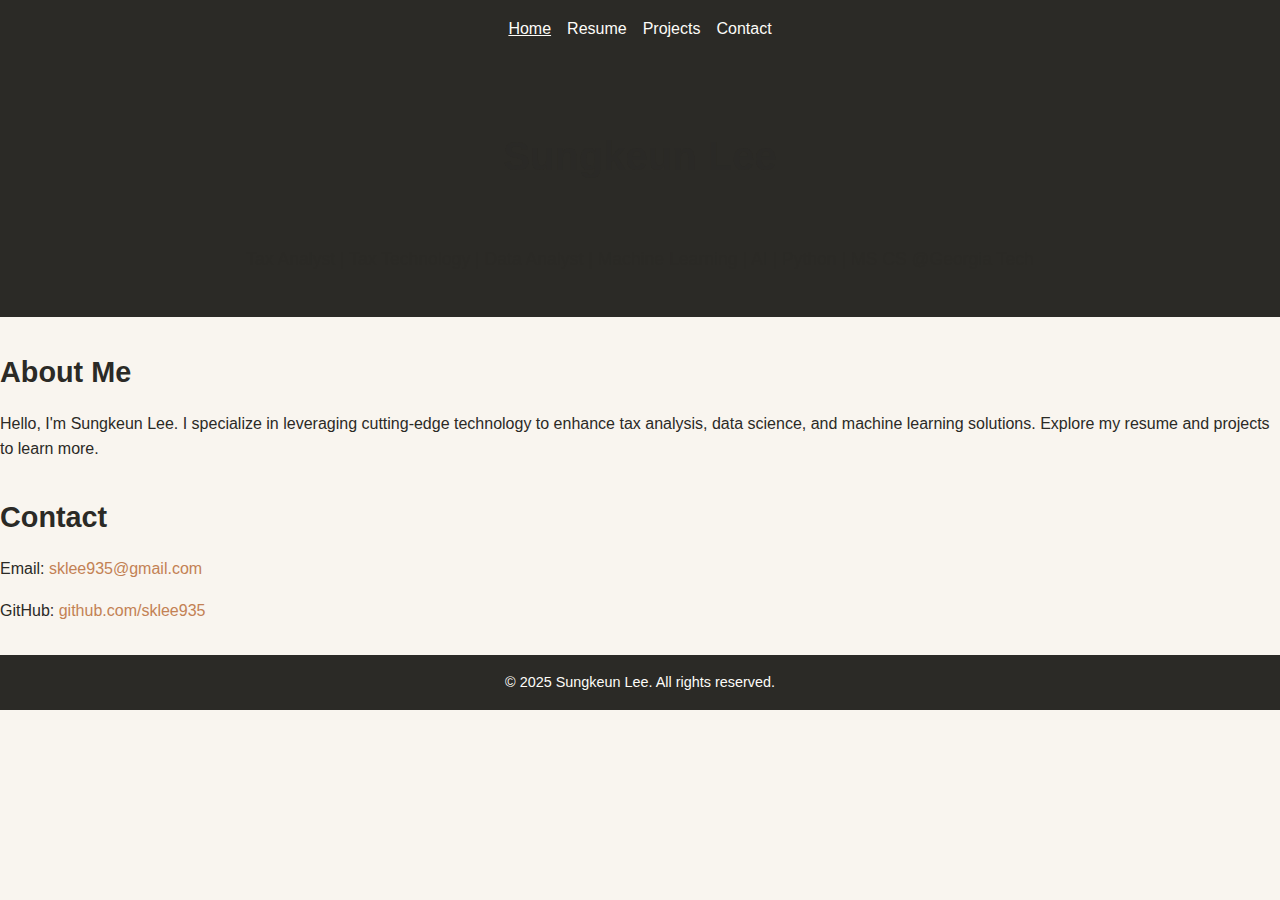
<file: index.html>
<!DOCTYPE html>
<html lang="en">
<head>
  <meta charset="UTF-8" />
  <meta name="viewport" content="width=device-width, initial-scale=1.0" />
  <title>Portfolio - Sungkeun Lee</title>
  <!-- Import futuristic fonts from Google -->
  <link href="https://fonts.googleapis.com/css2?family=Orbitron:wght@400;700&family=Roboto:wght@300;400;500&display=swap" rel="stylesheet">
  <!-- Link to common CSS -->
  <link rel="stylesheet" href="styles.css" />
</head>
<body>
  <!-- Header with navigation and hero section -->
  <header>
    <nav>
      <ul>
        <li><a href="index.html" class="nav-link active">Home</a></li>
        <li><a href="resume.html" class="nav-link">Resume</a></li>
        <li><a href="projects.html" class="nav-link">Projects</a></li>
        <li><a href="#contact" class="nav-link">Contact</a></li>
      </ul>
    </nav>
    <div class="hero">
      <h1>Sungkeun Lee</h1>
      <p>Tax Analyst | Tax Technology | Data Analyst | Machine Learning | AI | Python | MS CS @Georgia Tech</p>
      <p>Specialty Building Products | Georgia Institute of Technology | Suwanee, GA, United States</p>
    </div>
  </header>

  <!-- Main content -->
  <main>
    <section id="about">
      <h2>About Me</h2>
      <p>
        Hello, I'm Sungkeun Lee. I specialize in leveraging cutting-edge technology to enhance tax analysis,
        data science, and machine learning solutions. Explore my resume and projects to learn more.
      </p>
    </section>

    <section id="contact">
      <h2>Contact</h2>
      <p>Email: <a href="mailto:sklee935@gmail.com">sklee935@gmail.com</a></p>
      <p>GitHub: <a href="https://github.com/sklee935" target="_blank">github.com/sklee935</a></p>
    </section>
  </main>

  <!-- Footer -->
  <footer>
    <p>&copy; 2025 Sungkeun Lee. All rights reserved.</p>
  </footer>

  <!-- GSAP Animation Library -->
  <script src="https://cdnjs.cloudflare.com/ajax/libs/gsap/3.12.2/gsap.min.js"></script>
  <script>
    // Simple animation for hero section
    gsap.from(".hero h1", { duration: 1.5, opacity: 0, y: -50, ease: "power2.out" });
    gsap.from(".hero p", { duration: 1.5, opacity: 0, y: 50, ease: "power2.out", delay: 0.5, stagger: 0.2 });
  </script>
</body>
</html>
</file>
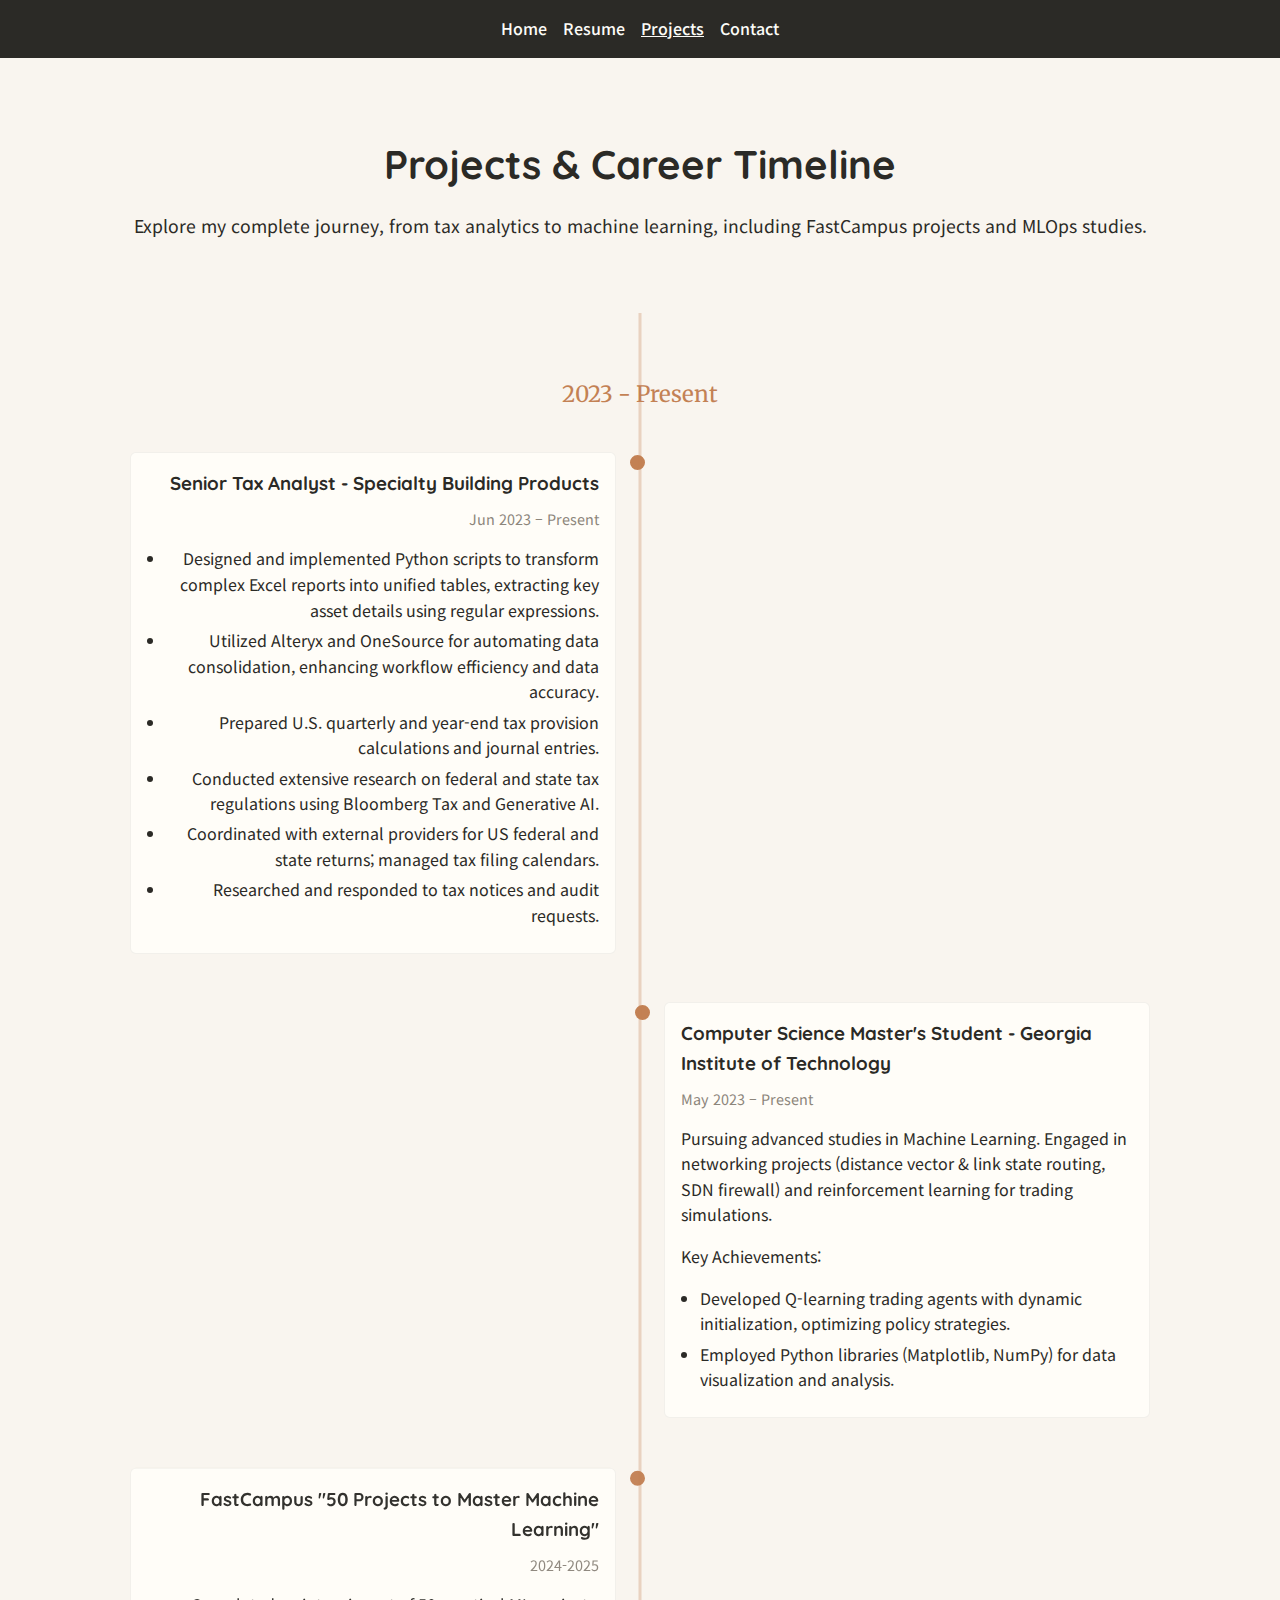
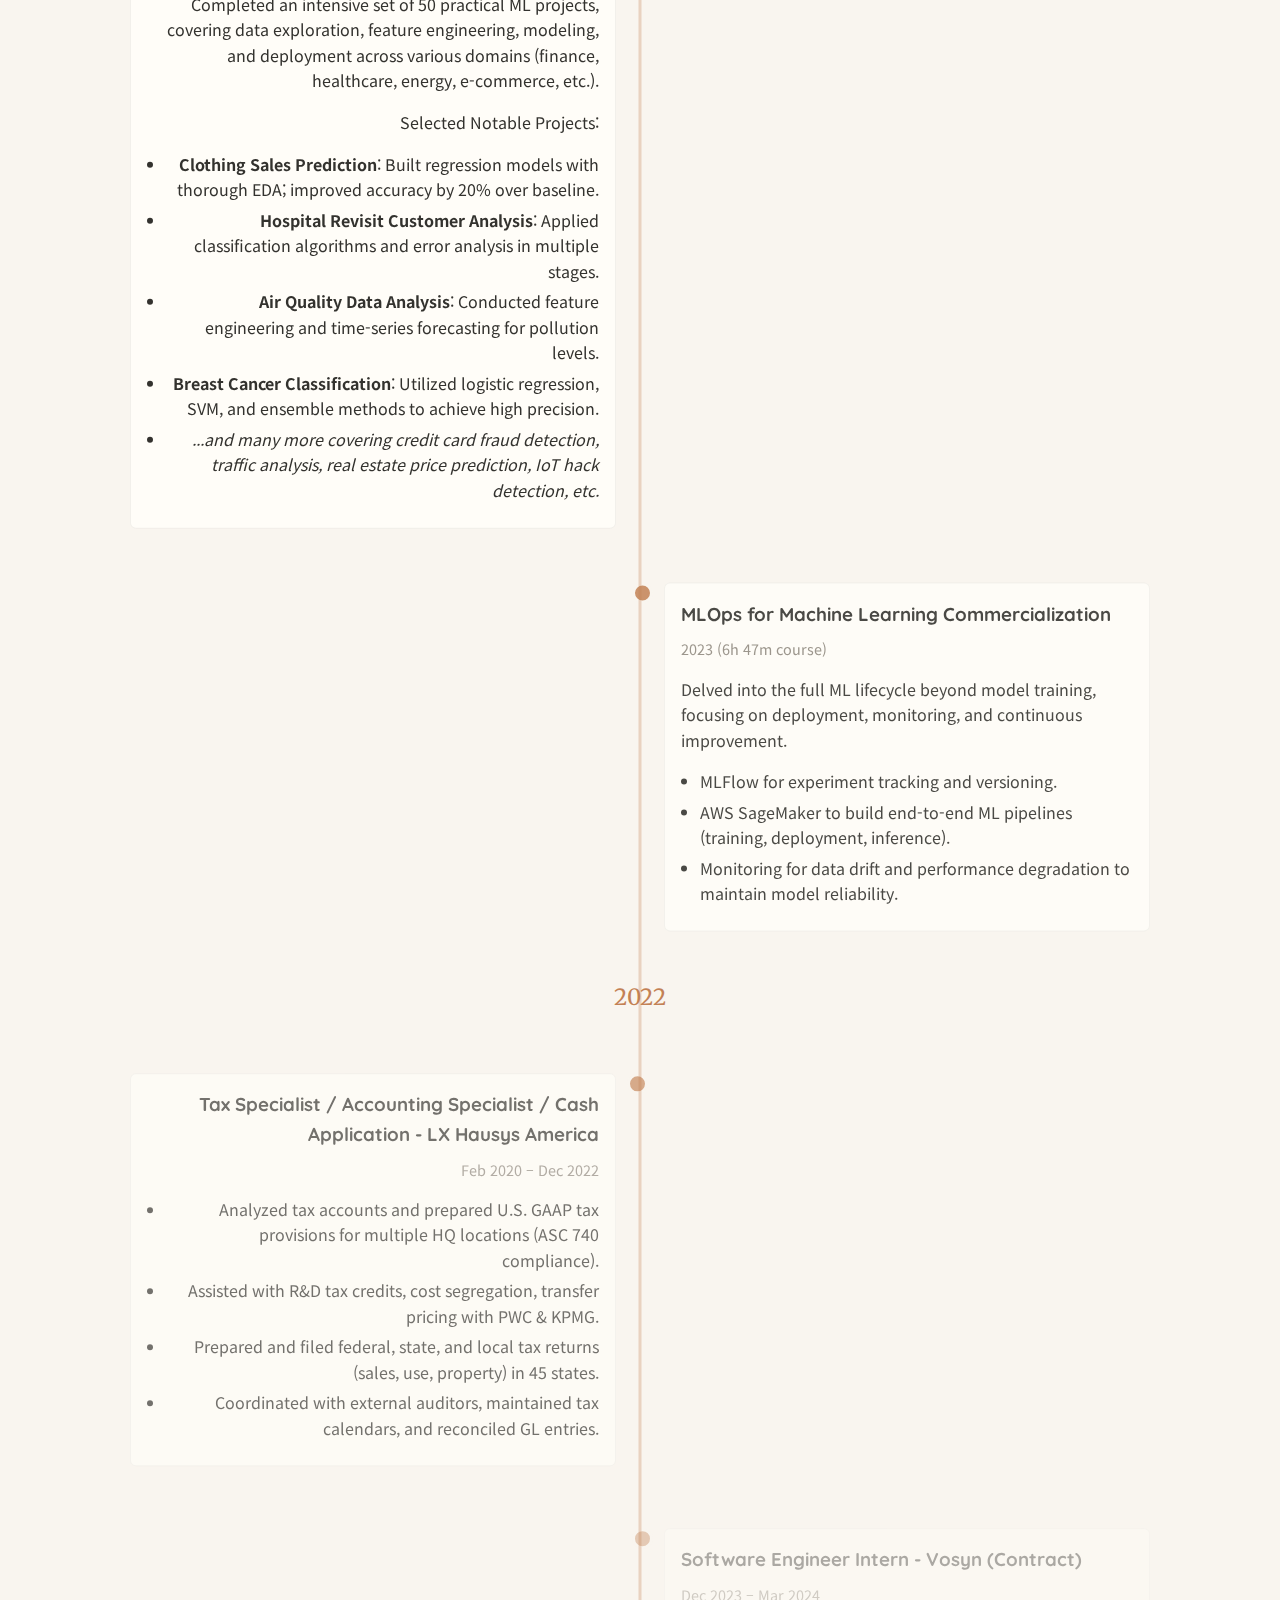
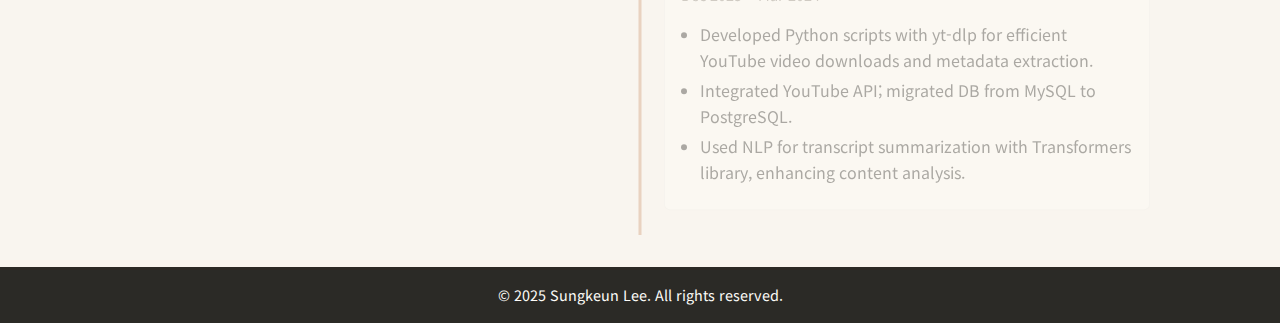
<file: projects.html>
<!DOCTYPE html>
<html lang="ko">
<head>
  <meta charset="UTF-8">
  <meta name="viewport" content="width=device-width, initial-scale=1.0">
  <title>Projects & Experience - Sungkeun Lee</title>
  <!-- Google Fonts -->
  <link href="https://fonts.googleapis.com/css2?family=Noto+Sans+KR:wght@400;700&family=Quicksand:wght@400;600&family=Merriweather:wght@400;700&display=swap" rel="stylesheet">
  <!-- Link to common CSS -->
  <link rel="stylesheet" href="styles.css">
</head>
<body>
  <!-- Header with navigation -->
  <header>
    <nav>
      <ul>
        <li><a href="index.html" class="nav-link">Home</a></li>
        <li><a href="resume.html" class="nav-link">Resume</a></li>
        <li><a href="projects.html" class="nav-link active">Projects</a></li>
        <li><a href="index.html#contact" class="nav-link">Contact</a></li>
      </ul>
    </nav>
  </header>

  <div class="hero container">
    <h1>Projects & Career Timeline</h1>
    <p>Explore my complete journey, from tax analytics to machine learning, including FastCampus projects and MLOps studies.</p>
  </div>

  <!-- Main timeline content -->
  <main>
    <div class="timeline">

      <!-- ===== YEAR 2023 ===== -->
      <div class="timeline-year">2023 - Present</div>

      <!-- Senior Tax Analyst (Example) -->
      <div class="timeline-item timeline-item-left">
        <div class="timeline-content">
          <h3>Senior Tax Analyst - Specialty Building Products</h3>
          <span class="date-range">Jun 2023 – Present</span>
          <ul>
            <li>Designed and implemented Python scripts to transform complex Excel reports into unified tables, extracting key asset details using regular expressions.</li>
            <li>Utilized Alteryx and OneSource for automating data consolidation, enhancing workflow efficiency and data accuracy.</li>
            <li>Prepared U.S. quarterly and year-end tax provision calculations and journal entries.</li>
            <li>Conducted extensive research on federal and state tax regulations using Bloomberg Tax and Generative AI.</li>
            <li>Coordinated with external providers for US federal and state returns; managed tax filing calendars.</li>
            <li>Researched and responded to tax notices and audit requests.</li>
          </ul>
        </div>
      </div>

      <!-- Computer Science Master's Student -->
      <div class="timeline-item timeline-item-right">
        <div class="timeline-content">
          <h3>Computer Science Master's Student - Georgia Institute of Technology</h3>
          <span class="date-range">May 2023 – Present</span>
          <p>Pursuing advanced studies in Machine Learning. Engaged in networking projects (distance vector & link state routing, SDN firewall) and reinforcement learning for trading simulations.</p>
          <p>Key Achievements:</p>
          <ul>
            <li>Developed Q-learning trading agents with dynamic initialization, optimizing policy strategies.</li>
            <li>Employed Python libraries (Matplotlib, NumPy) for data visualization and analysis.</li>
          </ul>
        </div>
      </div>

      <!-- FastCampus 50 Projects -->
      <div class="timeline-item timeline-item-left">
        <div class="timeline-content">
          <h3>FastCampus "50 Projects to Master Machine Learning"</h3>
          <span class="date-range">2024-2025</span>
          <p>
            Completed an intensive set of 50 practical ML projects, covering data exploration, feature engineering, modeling, and deployment across various domains (finance, healthcare, energy, e-commerce, etc.).
          </p>
          <p>Selected Notable Projects:</p>
          <ul>
            <li><strong>Clothing Sales Prediction</strong>: Built regression models with thorough EDA; improved accuracy by 20% over baseline.</li>
            <li><strong>Hospital Revisit Customer Analysis</strong>: Applied classification algorithms and error analysis in multiple stages.</li>
            <li><strong>Air Quality Data Analysis</strong>: Conducted feature engineering and time-series forecasting for pollution levels.</li>
            <li><strong>Breast Cancer Classification</strong>: Utilized logistic regression, SVM, and ensemble methods to achieve high precision.</li>
            <li><em>...and many more covering credit card fraud detection, traffic analysis, real estate price prediction, IoT hack detection, etc.</em></li>
          </ul>
        </div>
      </div>

      <!-- ===== YEAR 2023 (End) ===== -->

      <!-- ===== MLOps Course ===== -->
      <div class="timeline-item timeline-item-right">
        <div class="timeline-content">
          <h3>MLOps for Machine Learning Commercialization</h3>
          <span class="date-range">2023 (6h 47m course)</span>
          <p>Delved into the full ML lifecycle beyond model training, focusing on deployment, monitoring, and continuous improvement.</p>
          <ul>
            <li>MLFlow for experiment tracking and versioning.</li>
            <li>AWS SageMaker to build end-to-end ML pipelines (training, deployment, inference).</li>
            <li>Monitoring for data drift and performance degradation to maintain model reliability.</li>
          </ul>
        </div>
      </div>

      <!-- ===== YEAR 2022 ===== -->
      <div class="timeline-year">2022</div>

      <!-- LX Hausys America -->
      <div class="timeline-item timeline-item-left">
        <div class="timeline-content">
          <h3>Tax Specialist / Accounting Specialist / Cash Application - LX Hausys America</h3>
          <span class="date-range">Feb 2020 – Dec 2022</span>
          <ul>
            <li>Analyzed tax accounts and prepared U.S. GAAP tax provisions for multiple HQ locations (ASC 740 compliance).</li>
            <li>Assisted with R&D tax credits, cost segregation, transfer pricing with PWC & KPMG.</li>
            <li>Prepared and filed federal, state, and local tax returns (sales, use, property) in 45 states.</li>
            <li>Coordinated with external auditors, maintained tax calendars, and reconciled GL entries.</li>
          </ul>
        </div>
      </div>

      <!-- ===== YEAR 2021, 2020... (아래 예시, 필요 시 계속 추가) ===== -->

      <!-- Software Engineer Intern - Vosyn -->
      <div class="timeline-item timeline-item-right">
        <div class="timeline-content">
          <h3>Software Engineer Intern - Vosyn (Contract)</h3>
          <span class="date-range">Dec 2023 – Mar 2024</span>
          <ul>
            <li>Developed Python scripts with yt-dlp for efficient YouTube video downloads and metadata extraction.</li>
            <li>Integrated YouTube API; migrated DB from MySQL to PostgreSQL.</li>
            <li>Used NLP for transcript summarization with Transformers library, enhancing content analysis.</li>
          </ul>
        </div>
      </div>

      <!-- 더 추가: CJ Logistics, Army Service, Samsung Card Intern, Tutor etc. -->
      <!-- 필요에 따라 타임라인아이템 계속 이어서 작성 -->

    </div>
  </main>

  <!-- Footer -->
  <footer>
    <p>&copy; 2025 Sungkeun Lee. All rights reserved.</p>
  </footer>

  <!-- GSAP Animation Library -->
  <script src="https://cdnjs.cloudflare.com/ajax/libs/gsap/3.12.2/gsap.min.js"></script>
  <script>
    // projects.html 타임라인 애니메이션
    gsap.from(".hero h1, .hero p", {
      duration: 0.8,
      opacity: 0,
      y: 20,
      ease: "power1.out",
      stagger: 0.2
    });

    // timeline-item 부드러운 등장
    gsap.from(".timeline-item", {
      duration: 1.0,
      opacity: 0,
      y: 50,
      ease: "power1.out",
      stagger: 0.2,
      delay: 0.5
    });
  </script>
</body>
</html>
</file>
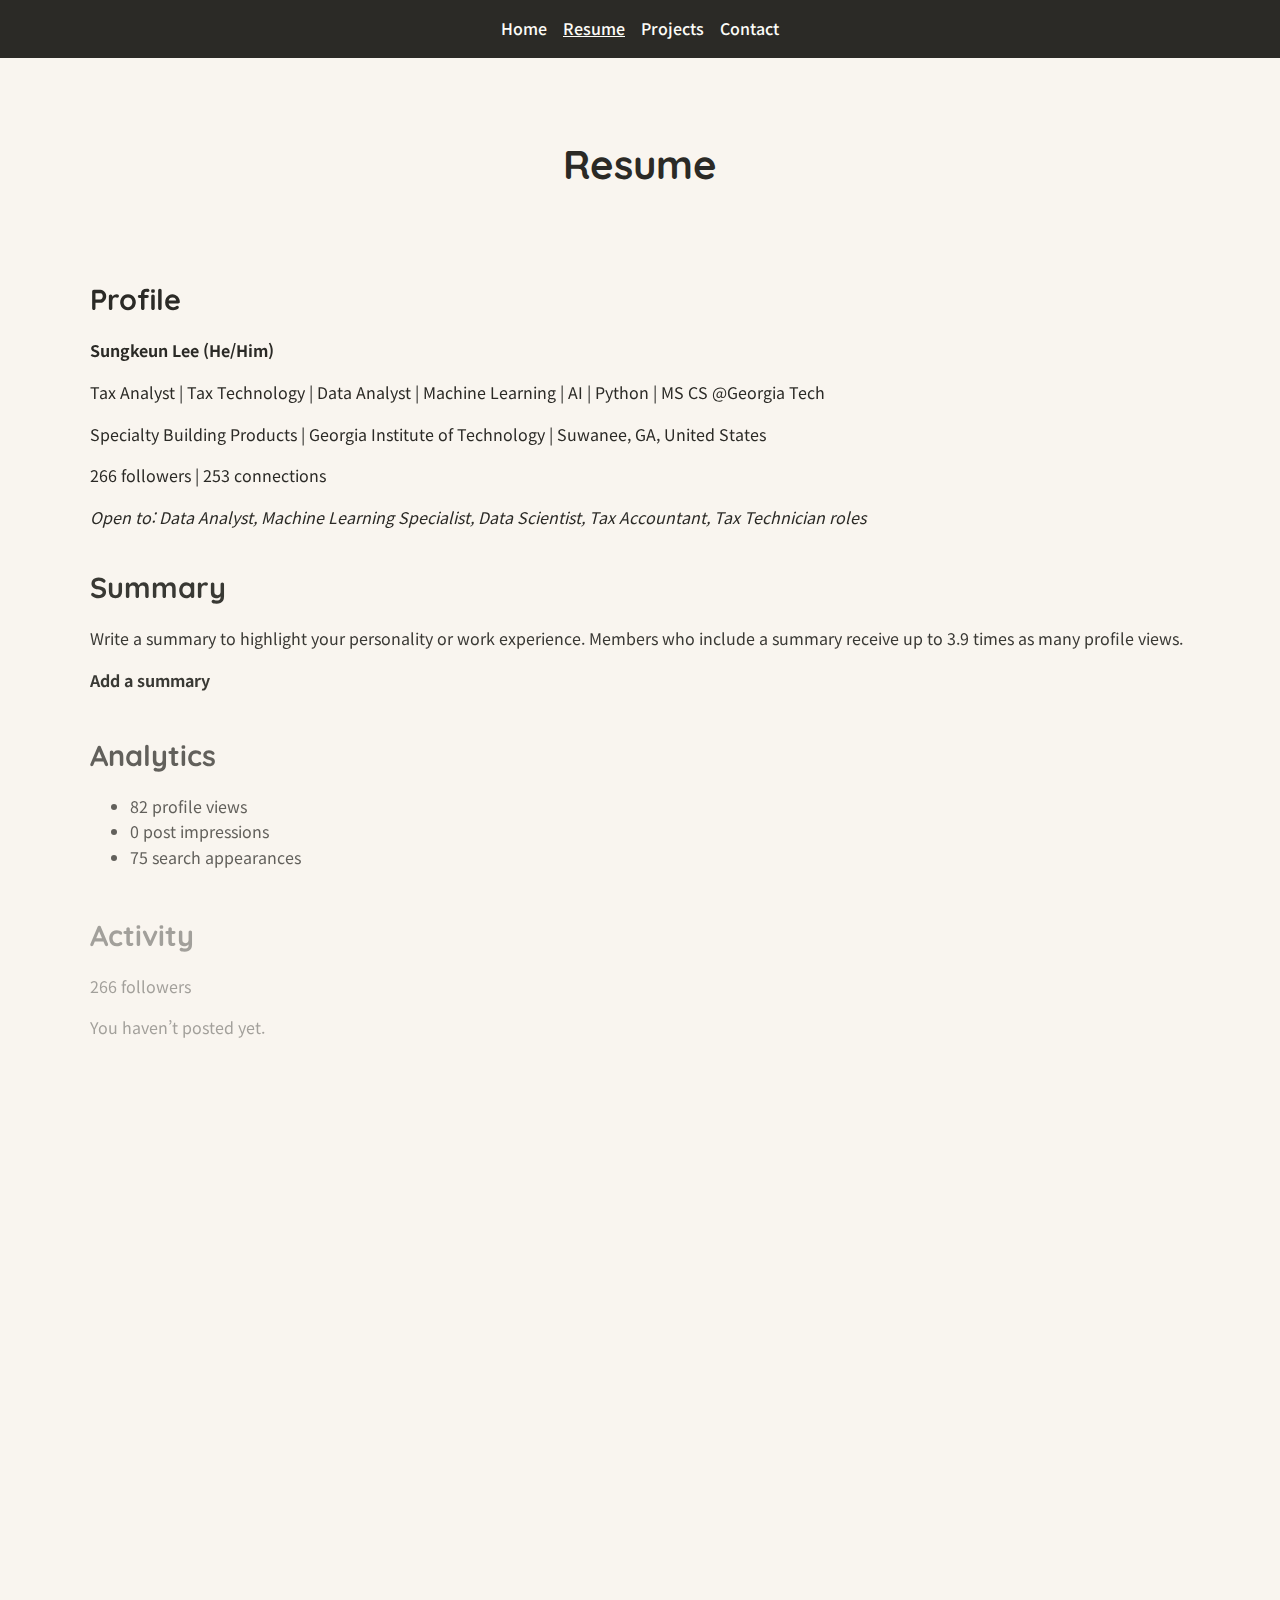
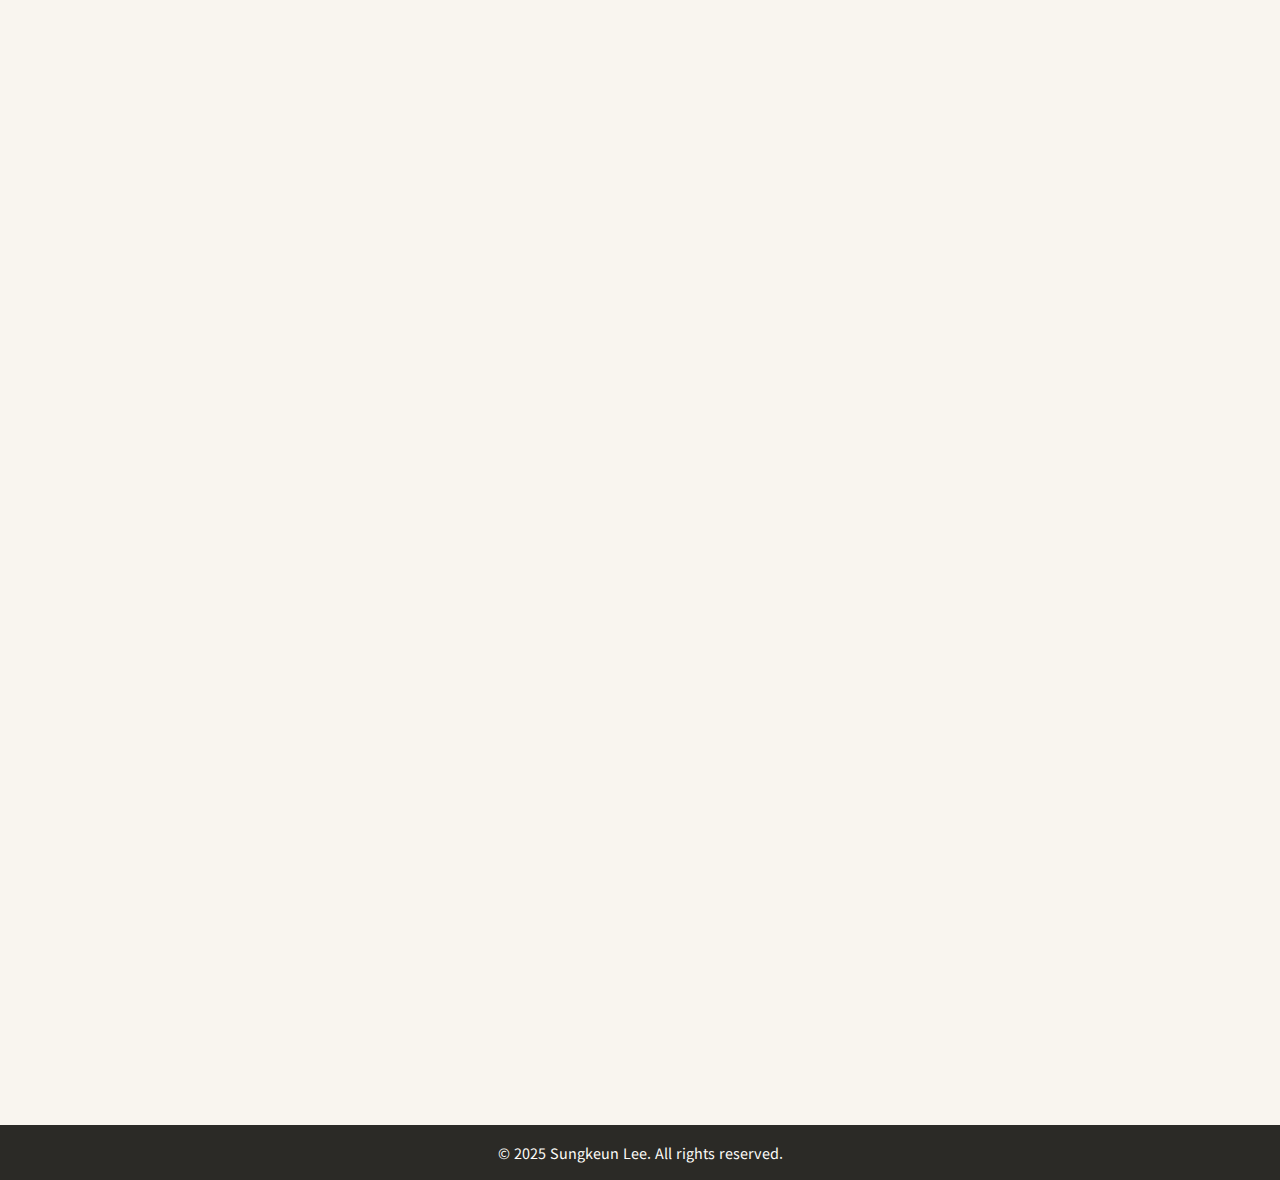
<file: resume.html>
<!DOCTYPE html>
<html lang="ko">
<head>
  <meta charset="UTF-8" />
  <meta name="viewport" content="width=device-width, initial-scale=1.0"/>
  <title>Resume - Sungkeun Lee</title>
  <!-- Google Fonts -->
  <link href="https://fonts.googleapis.com/css2?family=Noto+Sans+KR:wght@400;700&family=Quicksand:wght@400;600&family=Merriweather:wght@400;700&display=swap" rel="stylesheet">
  <!-- Link to common CSS -->
  <link rel="stylesheet" href="styles.css" />
</head>
<body>
  <!-- Header with navigation -->
  <header>
    <nav>
      <ul>
        <li><a href="index.html" class="nav-link">Home</a></li>
        <li><a href="resume.html" class="nav-link active">Resume</a></li>
        <li><a href="projects.html" class="nav-link">Projects</a></li>
        <li><a href="index.html#contact" class="nav-link">Contact</a></li>
      </ul>
    </nav>
  </header>

  <!-- Hero / Title -->
  <div class="hero container">
    <h1>Resume</h1>
  </div>

  <!-- Main content with detailed resume information -->
  <main class="container">
    <!-- Profile Section -->
    <section id="profile">
      <h2>Profile</h2>
      <p><strong>Sungkeun Lee (He/Him)</strong></p>
      <p>Tax Analyst | Tax Technology | Data Analyst | Machine Learning | AI | Python | MS CS @Georgia Tech</p>
      <p>Specialty Building Products | Georgia Institute of Technology | Suwanee, GA, United States</p>
      <p>266 followers | 253 connections</p>
      <p><em>Open to: Data Analyst, Machine Learning Specialist, Data Scientist, Tax Accountant, Tax Technician roles</em></p>
    </section>

    <!-- Summary Section -->
    <section id="summary">
      <h2>Summary</h2>
      <p>
        Write a summary to highlight your personality or work experience.
        Members who include a summary receive up to 3.9 times as many profile views.
      </p>
      <p><strong>Add a summary</strong></p>
    </section>

    <!-- Analytics Section -->
    <section id="analytics">
      <h2>Analytics</h2>
      <ul>
        <li>82 profile views</li>
        <li>0 post impressions</li>
        <li>75 search appearances</li>
      </ul>
    </section>

    <!-- Activity Section -->
    <section id="activity">
      <h2>Activity</h2>
      <p>266 followers</p>
      <p>You haven’t posted yet.</p>
    </section>

    <!-- Experience Section -->
    <section id="experience">
      <h2>Experience</h2>

      <!-- Senior Tax Analyst -->
      <article class="experience-item">
        <h3>Senior Tax Analyst - Specialty Building Products</h3>
        <p>Jun 2023 - Present | Duluth, GA (Hybrid)</p>
        <ul>
          <li>Utilized Alteryx and OneSource for automating data consolidation and enhancing workflow efficiency.</li>
          <li>Prepares U.S. quarterly and year-end tax provisions and journal entries.</li>
          <li>Developed a Python-based automation tool for consolidating financial reports, significantly reducing manual data entry.</li>
          <li>Implemented data transformation scripts to standardize and reconcile financial statements.</li>
          <li>Managed migration of ledger data from legacy systems to a new consolidated format.</li>
          <li>Coordinated with external service providers for federal and state tax returns.</li>
        </ul>
      </article>

      <!-- Computer Science Master's Student -->
      <article class="experience-item">
        <h3>Computer Science Master's Student - Georgia Institute of Technology</h3>
        <p>May 2023 - Present | Atlanta (Remote)</p>
        <ul>
          <li>Networking Projects: Implemented routing algorithms, SDN project, firewall and load balancer projects.</li>
          <li>Developed technical indicators for stock trading and applied reinforcement learning for trading.</li>
          <li>Designed trading simulations considering transaction costs and market impact.</li>
          <li>Visualized data using Python libraries (Matplotlib, etc.).</li>
        </ul>
      </article>

      <!-- Software Engineer Intern -->
      <article class="experience-item">
        <h3>Software Engineer Intern - Vosyn (Contract)</h3>
        <p>Dec 2023 - Mar 2024 | Remote</p>
        <ul>
          <li>Led development of Python scripts using yt-dlp for efficient downloading of YouTube videos.</li>
          <li>Integrated YouTube API and transitioned DB management from MySQL to PostgreSQL.</li>
          <li>Applied NLP techniques for transcript summarization using Transformers library.</li>
          <li>Enhanced project efficiency by optimizing software components.</li>
        </ul>
      </article>

      <!-- LX Hausys America -->
      <article class="experience-item">
        <h3>Tax Specialist / Accounting Specialist / Cash Application Specialist - LX Hausys America</h3>
        <p>Feb 2020 - Dec 2022 (Multiple Roles) | Atlanta, GA</p>
        <ul>
          <li>Analyzed tax accounts and prepared U.S. GAAP tax provisions.</li>
          <li>Managed fixed assets, coordinated with external audits, and assisted with federal/state tax filings.</li>
          <li>Maintained tax filing calendars and collaborated with cross-functional teams for compliance.</li>
        </ul>
      </article>

      <!-- CJ Logistics -->
      <article class="experience-item">
        <h3>Accounting Specialist / Logistics Management Specialist / Logistics Coordinator - CJ Logistics</h3>
        <p>Jun 2016 - Jul 2019 | Atlanta, GA and Duluth, GA</p>
        <ul>
          <li>Managed receivables, conducted inventory counts, and coordinated logistics operations.</li>
          <li>Implemented process improvements for accuracy and efficiency.</li>
        </ul>
      </article>
    </section>

    <!-- Education Section -->
    <section id="education">
      <h2>Education</h2>
      <article class="education-item">
        <h3>Georgia Institute of Technology</h3>
        <p>Master of Science in Computer Science (May 2023 - Dec 2025)</p>
        <p>Specialization: Machine Learning</p>
      </article>
      <article class="education-item">
        <h3>Georgia Institute of Technology</h3>
        <p>Bachelor of Business Administration in Accounting (Jan 2015 - May 2016)</p>
        <p>Concentration: Accounting</p>
      </article>
    </section>

    <!-- Licenses & Certifications Section -->
    <section id="certifications">
      <h2>Licenses & Certifications</h2>
      <article class="certification-item">
        <h3>SQL (Basic) Certificate</h3>
        <p>HackerRank - Issued Mar 2025</p>
        <p>Credential ID: 2EFAOE8D9893</p>
      </article>
      <!-- Additional certifications... -->
    </section>
  </main>

  <!-- Footer -->
  <footer>
    <p>&copy; 2025 Sungkeun Lee. All rights reserved.</p>
  </footer>

  <!-- GSAP Animation Library -->
  <script src="https://cdnjs.cloudflare.com/ajax/libs/gsap/3.12.2/gsap.min.js"></script>
  <script>
    // resume.html 애니메이션
    gsap.from(".hero h1", {
      duration: 1.0,
      opacity: 0,
      y: 20,
      ease: "power1.out"
    });

    gsap.from("main section", {
      duration: 0.8,
      opacity: 0,
      y: 30,
      ease: "power1.out",
      stagger: 0.2,
      delay: 0.5
    });
  </script>
</body>
</html>
</file>
<file: styles.css>
/* ---------------------------------
   styles.css
   공통 스타일 시트
------------------------------------*/

/* Google Fonts는 HTML에서 <link> 태그로 불러옵니다. CSS에서는 폰트 패밀리만 지정 */
:root {
  /* ------ 컬러 팔레트 ------ */
  --color-bg: #f9f5ef;       /* 메인 배경 (밝은 베이지) */
  --color-text: #2b2a26;     /* 본문 텍스트 (딥 네이비 대신 딥 브라운/네이비 혼합 톤 예시) */
  --color-accent: #c38154;   /* 포인트 (부드러운 오렌지/브라운) */
  --color-nav: #2b2a26;      /* 헤더/네비 배경 (딥 브라운/네이비 혼합) */
  --color-nav-text: #fdfcf8; /* 네비 텍스트 (아주 밝은 베이지/아이보리) */

  /* 폰트 사이즈 기본값 */
  --base-font-size: 16px;
  /* 폰트 패밀리 */
  --font-primary: 'Noto Sans KR', sans-serif;
  --font-heading: 'Quicksand', 'Noto Sans KR', sans-serif;
  --font-accent: 'Merriweather', serif;

  /* 간격/레이아웃 */
  --max-width: 1100px;
}

html {
  font-size: var(--base-font-size);
  scroll-behavior: smooth;
}

body {
  margin: 0;
  padding: 0;
  background-color: var(--color-bg);
  color: var(--color-text);
  font-family: var(--font-primary);
  line-height: 1.6;
}

/* 공통 레이아웃: 중앙정렬 컨테이너 */
.container {
  max-width: var(--max-width);
  margin: 0 auto;
  padding: 0 1rem;
}

/* ------------------ NAVIGATION ------------------ */
header {
  background-color: var(--color-nav);
}

header nav ul {
  list-style: none;
  display: flex;
  gap: 1rem;
  padding: 1rem 0;
  margin: 0;
  justify-content: center;
  align-items: center;
}

header nav a {
  color: var(--color-nav-text);
  text-decoration: none;
  font-weight: 500;
  transition: color 0.3s ease;
}

header nav a:hover {
  color: var(--color-accent);
}

.nav-link.active {
  text-decoration: underline;
}

/* ------------------ HERO ------------------ */
.hero {
  text-align: center;
  padding: 3rem 1rem 2rem;
  /* hero 배경색 or 이미지 필요 시 */
}

.hero h1 {
  font-family: var(--font-heading);
  font-size: 2.5rem;
  margin-bottom: 1rem;
}

.hero p {
  margin: 0.5rem 0;
  font-size: 1.1rem;
}

/* ------------------ MAIN SECTIONS ------------------ */
main h2 {
  font-family: var(--font-heading);
  margin: 2rem 0 1rem;
  font-size: 1.8rem;
}

main p {
  margin-bottom: 1rem;
  font-size: 1rem;
}

section {
  margin-bottom: 2rem;
}

/* ------------------ TIMELINE ------------------ */
.timeline {
  position: relative;
  margin: 2rem auto;
  padding: 2rem 0;
  max-width: var(--max-width);
}

/* 수직 라인 (중앙) */
.timeline::after {
  content: '';
  position: absolute;
  left: 50%;
  top: 0;
  transform: translateX(-50%);
  width: 3px;
  height: 100%;
  background: rgba(195, 129, 84, 0.3); /* 포인트 색의 투명도 */
}

/* 연도 라벨 */
.timeline-year {
  text-align: center;
  font-size: 1.4rem;
  color: var(--color-accent);
  margin: 2rem 0 1rem;
  font-family: var(--font-accent);
}

/* timeline-item: 좌우 배치 */
.timeline-item {
  position: relative;
  width: 50%;
  padding: 1.5rem;
  box-sizing: border-box;
}

/* 왼쪽, 오른쪽 구분 */
.timeline-item-left {
  left: 0;
  text-align: right;
}

.timeline-item-right {
  left: 50%;
  text-align: left;
}

/* 점(아이콘) 표시 */
.timeline-item::before {
  content: '';
  position: absolute;
  top: 1.5rem;
  width: 15px;
  height: 15px;
  background: var(--color-accent);
  border: 3px solid var(--color-bg);
  border-radius: 50%;
  z-index: 1;
}

/* 왼쪽 점 위치 */
.timeline-item-left::before {
  right: -8px;
}

/* 오른쪽 점 위치 */
.timeline-item-right::before {
  left: -8px;
}

/* 타임라인 카드 컨테이너 */
.timeline-content {
  display: inline-block;
  background-color: #fffdf8; /* 밝은 배경 카드 */
  padding: 1rem;
  border-radius: 6px;
  border: 1px solid rgba(0,0,0,0.05);
  max-width: 90%;
}

.timeline-content h3 {
  margin-top: 0;
  margin-bottom: 0.5rem;
  font-family: var(--font-heading);
}

.timeline-content .date-range {
  display: block;
  font-size: 0.9rem;
  color: #8c857b;
  margin-bottom: 0.5rem;
}

.timeline-content ul {
  padding-left: 1.2rem; /* 리스트 들여쓰기 */
  margin-bottom: 0.5rem;
}

.timeline-content li {
  margin-bottom: 0.3rem;
}

/* 반응형(모바일)에서 한 열로 정렬 */
@media screen and (max-width: 768px) {
  .timeline::after {
    left: 20px; /* 중앙선 대신 왼쪽 배치 */
  }
  .timeline-item {
    width: 100%;
    padding-left: 4rem;
    text-align: left !important;
  }
  .timeline-item::before {
    left: 0;
    right: auto;
  }
  .timeline-item-left, .timeline-item-right {
    left: 0;
  }
}

/* ------------------ FOOTER ------------------ */
footer {
  background-color: var(--color-nav);
  text-align: center;
  color: var(--color-nav-text);
  padding: 1rem;
  margin-top: 2rem;
}
footer p {
  margin: 0;
  font-size: 0.9rem;
}

/* ------------------ BUTTONS & LINKS ------------------ */
.btn, button {
  background-color: var(--color-accent);
  color: #fff;
  border: none;
  padding: 0.6rem 1.2rem;
  font-size: 1rem;
  border-radius: 4px;
  cursor: pointer;
  transition: background-color 0.3s ease;
}
.btn:hover, button:hover {
  background-color: #9d6436; /* 포인트 색보다 살짝 어두운 톤 */
}

a {
  color: var(--color-accent);
  text-decoration: none;
}
a:hover {
  text-decoration: underline;
}
</file>
